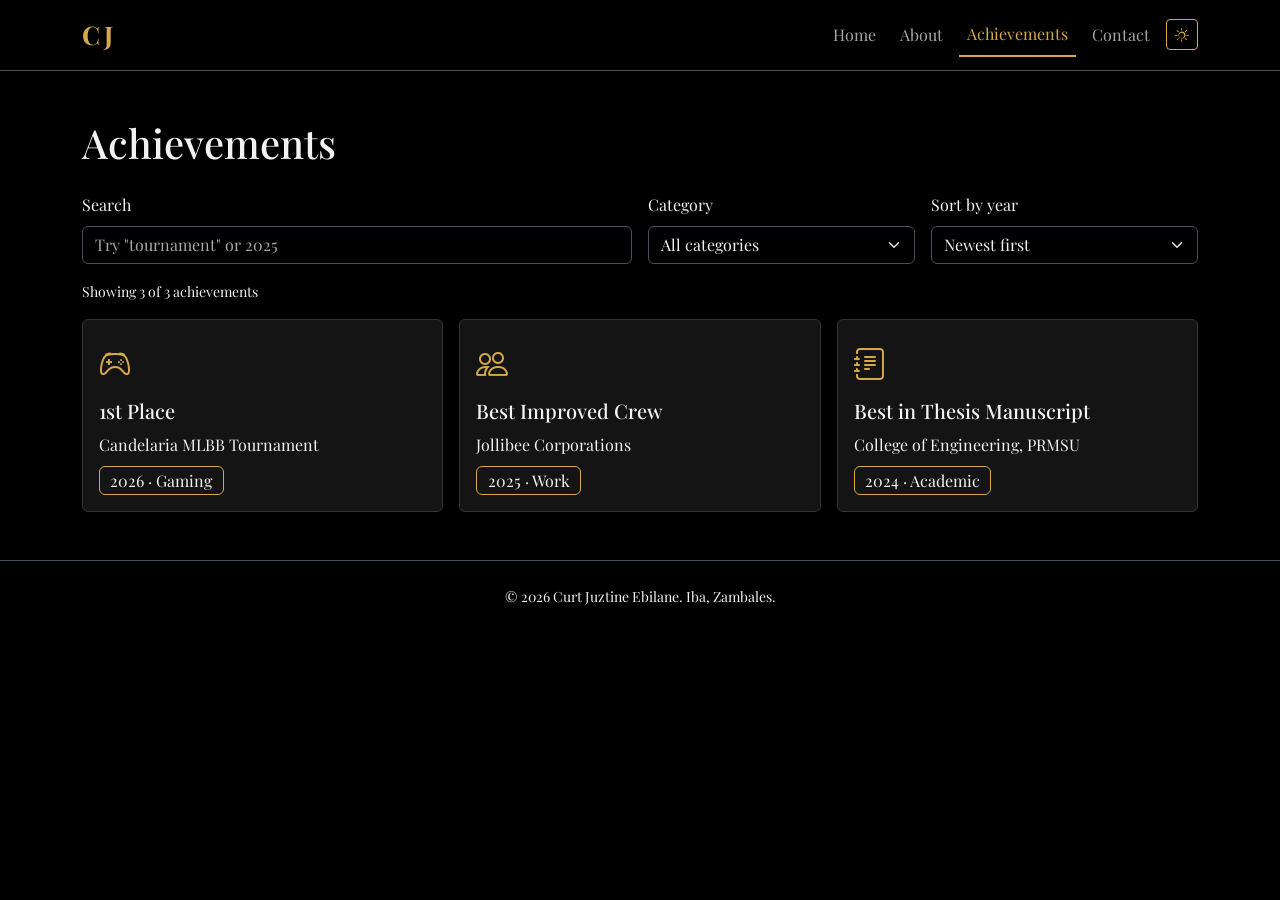
<file: pages/achievements.html>
<!DOCTYPE html>
<html lang="en" data-bs-theme="dark">
<head>
<meta charset="UTF-8">
<meta name="viewport" content="width=device-width, initial-scale=1">
<title>Achievements | CJ Portfolio</title>
<meta name="description" content="Interactive personal portfolio of Curt Juztine (CJ) Ebilane, Iba, Zambales.">
<link rel="preconnect" href="https://fonts.googleapis.com">
<link rel="preconnect" href="https://fonts.gstatic.com" crossorigin>
<link href="https://fonts.googleapis.com/css2?family=Playfair+Display:wght@400;600;700&display=swap" rel="stylesheet">
<link href="https://cdn.jsdelivr.net/npm/bootstrap@5.3.3/dist/css/bootstrap.min.css" rel="stylesheet">
<link href="https://cdn.jsdelivr.net/npm/bootstrap-icons@1.11.3/font/bootstrap-icons.min.css" rel="stylesheet">
<link href="../assets/css/style.css" rel="stylesheet">
</head>
<body data-page="achievements">
<a class="visually-hidden-focusable" href="#main">Skip to content</a>
<nav class="navbar navbar-expand-md border-bottom sticky-top bg-body" aria-label="Main navigation">
<div class="container">
<a class="navbar-brand logo" href="../index.html" aria-label="CJ, home">CJ</a>
<button class="navbar-toggler" type="button" data-bs-toggle="collapse" data-bs-target="#nav" aria-controls="nav" aria-expanded="false" aria-label="Toggle navigation"><span class="navbar-toggler-icon"></span></button>
<div class="collapse navbar-collapse" id="nav">
<ul class="navbar-nav ms-auto align-items-md-center gap-md-2"><li class="nav-item"><a class="nav-link" href="../index.html">Home</a></li><li class="nav-item"><a class="nav-link" href="about.html">About</a></li><li class="nav-item"><a class="nav-link active" href="achievements.html" aria-current="page">Achievements</a></li><li class="nav-item"><a class="nav-link" href="contact.html">Contact</a></li>
<li class="nav-item"><button id="themeToggle" class="btn btn-outline-accent btn-sm" type="button" aria-pressed="true"><i class="bi bi-sun" aria-hidden="true"></i><span class="visually-hidden">Switch between light and dark theme</span></button></li>
</ul></div></div></nav>
<main id="main" class="container py-5">
<h1 class="mb-4">Achievements</h1>
<div class="row g-3 mb-3">
<div class="col-md-6"><label for="achSearch" class="form-label">Search</label><input id="achSearch" type="search" class="form-control" placeholder="Try &quot;tournament&quot; or 2025" autocomplete="off"></div>
<div class="col-6 col-md-3"><label for="achCategory" class="form-label">Category</label><select id="achCategory" class="form-select"><option value="all">All categories</option><option>Gaming</option><option>Work</option><option>Academic</option></select></div>
<div class="col-6 col-md-3"><label for="achSort" class="form-label">Sort by year</label><select id="achSort" class="form-select"><option value="newest">Newest first</option><option value="oldest">Oldest first</option></select></div>
</div>
<p id="achCount" class="small" aria-live="polite"></p>
<div id="achList" class="row g-3"></div>
<p id="achEmpty" class="alert alert-warning mt-3" role="status" hidden>No achievements match your search. Clear the search box or choose All categories.</p>
</main>
<footer class="border-top py-4 text-center small">
<p class="mb-0">&copy; 2026 Curt Juztine Ebilane. Iba, Zambales.</p>
</footer>
<script src="https://cdn.jsdelivr.net/npm/bootstrap@5.3.3/dist/js/bootstrap.bundle.min.js"></script>
<script src="../assets/js/script.js"></script>
</body>
</html>
</file>
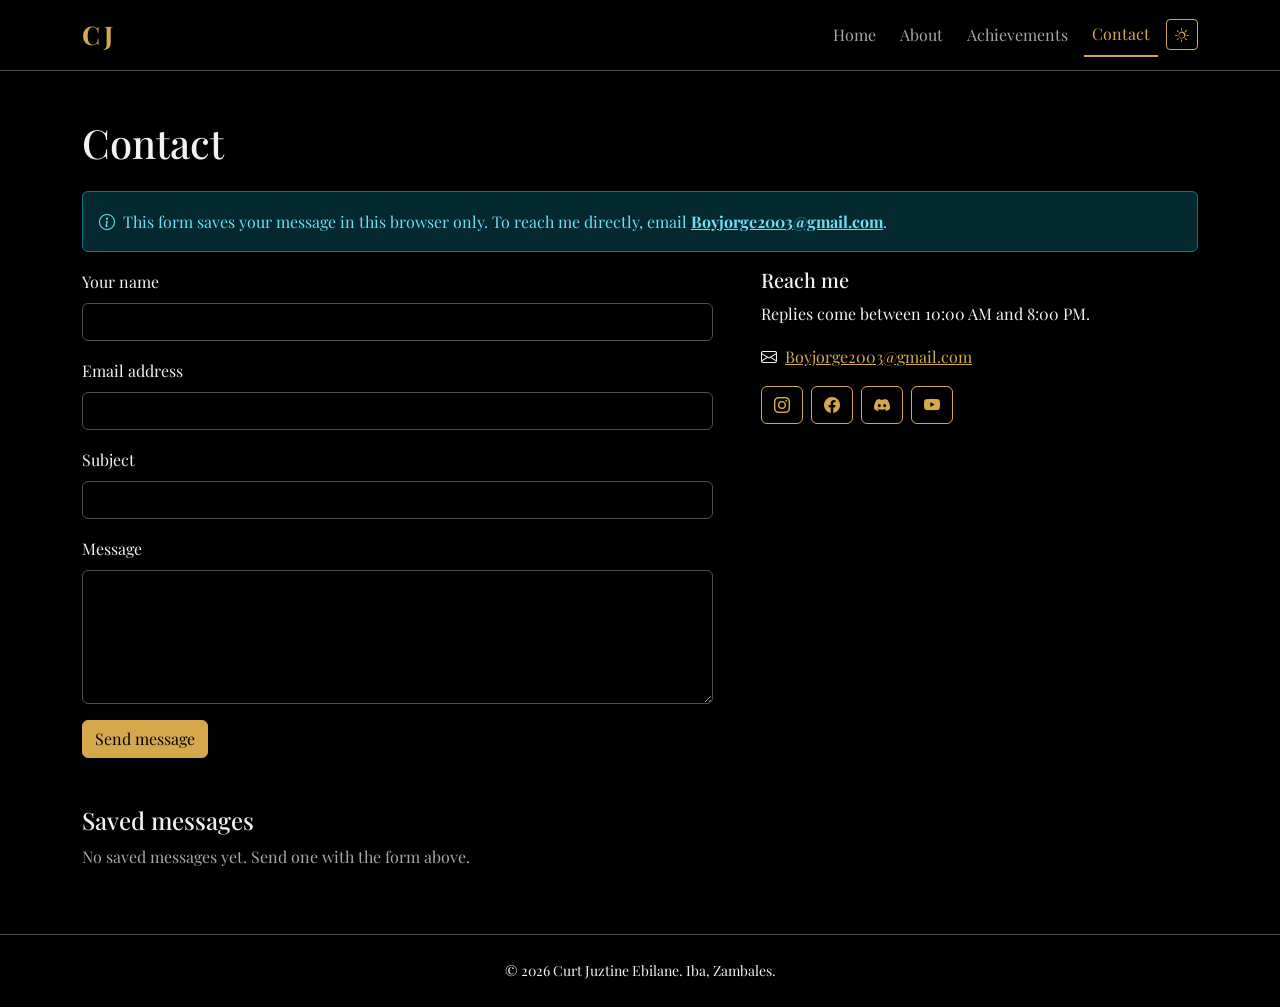
<file: pages/contact.html>
<!DOCTYPE html>
<html lang="en" data-bs-theme="dark">
<head>
<meta charset="UTF-8">
<meta name="viewport" content="width=device-width, initial-scale=1">
<title>Contact | CJ Portfolio</title>
<meta name="description" content="Interactive personal portfolio of Curt Juztine (CJ) Ebilane, Iba, Zambales.">
<link rel="preconnect" href="https://fonts.googleapis.com">
<link rel="preconnect" href="https://fonts.gstatic.com" crossorigin>
<link href="https://fonts.googleapis.com/css2?family=Playfair+Display:wght@400;600;700&display=swap" rel="stylesheet">
<link href="https://cdn.jsdelivr.net/npm/bootstrap@5.3.3/dist/css/bootstrap.min.css" rel="stylesheet">
<link href="https://cdn.jsdelivr.net/npm/bootstrap-icons@1.11.3/font/bootstrap-icons.min.css" rel="stylesheet">
<link href="../assets/css/style.css" rel="stylesheet">
</head>
<body data-page="contact">
<a class="visually-hidden-focusable" href="#main">Skip to content</a>
<nav class="navbar navbar-expand-md border-bottom sticky-top bg-body" aria-label="Main navigation">
<div class="container">
<a class="navbar-brand logo" href="../index.html" aria-label="CJ, home">CJ</a>
<button class="navbar-toggler" type="button" data-bs-toggle="collapse" data-bs-target="#nav" aria-controls="nav" aria-expanded="false" aria-label="Toggle navigation"><span class="navbar-toggler-icon"></span></button>
<div class="collapse navbar-collapse" id="nav">
<ul class="navbar-nav ms-auto align-items-md-center gap-md-2"><li class="nav-item"><a class="nav-link" href="../index.html">Home</a></li><li class="nav-item"><a class="nav-link" href="about.html">About</a></li><li class="nav-item"><a class="nav-link" href="achievements.html">Achievements</a></li><li class="nav-item"><a class="nav-link active" href="contact.html" aria-current="page">Contact</a></li>
<li class="nav-item"><button id="themeToggle" class="btn btn-outline-accent btn-sm" type="button" aria-pressed="true"><i class="bi bi-sun" aria-hidden="true"></i><span class="visually-hidden">Switch between light and dark theme</span></button></li>
</ul></div></div></nav>
<main id="main" class="container py-5">
<h1 class="mb-4">Contact</h1>
<div class="alert alert-info" role="note"><i class="bi bi-info-circle me-2" aria-hidden="true"></i>This form saves your message in this browser only. To reach me directly, email <a class="alert-link" href="mailto:Boyjorge2003@gmail.com">Boyjorge2003@gmail.com</a>.</div>
<div class="row g-5">
<div class="col-lg-7">
<form id="contactForm" novalidate>
<div class="mb-3"><label for="name" class="form-label">Your name</label><input id="name" name="name" type="text" class="form-control" autocomplete="name" aria-describedby="nameFeedback"><div id="nameFeedback" class="invalid-feedback"></div></div><div class="mb-3"><label for="email" class="form-label">Email address</label><input id="email" name="email" type="email" class="form-control" autocomplete="email" aria-describedby="emailFeedback"><div id="emailFeedback" class="invalid-feedback"></div></div><div class="mb-3"><label for="subject" class="form-label">Subject</label><input id="subject" name="subject" type="text" class="form-control" autocomplete="off" aria-describedby="subjectFeedback"><div id="subjectFeedback" class="invalid-feedback"></div></div><div class="mb-3"><label for="message" class="form-label">Message</label><textarea id="message" name="message" class="form-control" rows="5" aria-describedby="messageFeedback"></textarea><div id="messageFeedback" class="invalid-feedback"></div></div>
<button type="submit" class="btn btn-accent">Send message</button>
<div id="formSuccess" class="alert alert-success mt-3" role="status" hidden></div>
</form></div>
<div class="col-lg-5"><h2 class="h5">Reach me</h2>
<p>Replies come between 10:00 AM and 8:00 PM.</p>
<p><i class="bi bi-envelope me-2" aria-hidden="true"></i><a href="mailto:Boyjorge2003@gmail.com">Boyjorge2003@gmail.com</a></p>
<div class="d-flex gap-2"><a class="btn btn-outline-accent" href="https://www.instagram.com/your-username" target="_blank" rel="noopener" aria-label="Instagram"><i class="bi bi-instagram" aria-hidden="true"></i></a><a class="btn btn-outline-accent" href="https://www.facebook.com/your-username" target="_blank" rel="noopener" aria-label="Facebook"><i class="bi bi-facebook" aria-hidden="true"></i></a><a class="btn btn-outline-accent" href="https://discord.com/users/your-id" target="_blank" rel="noopener" aria-label="Discord"><i class="bi bi-discord" aria-hidden="true"></i></a><a class="btn btn-outline-accent" href="https://www.youtube.com/@your-channel" target="_blank" rel="noopener" aria-label="YouTube"><i class="bi bi-youtube" aria-hidden="true"></i></a></div></div></div>
<h2 class="h4 mt-5">Saved messages</h2>
<div id="savedMessages" class="list-group" aria-live="polite"></div>
</main>
<footer class="border-top py-4 text-center small">
<p class="mb-0">&copy; 2026 Curt Juztine Ebilane. Iba, Zambales.</p>
</footer>
<script src="https://cdn.jsdelivr.net/npm/bootstrap@5.3.3/dist/js/bootstrap.bundle.min.js"></script>
<script src="../assets/js/script.js"></script>
</body>
</html>
</file>
<file: assets/css/style.css>
/* CJ Portfolio styles: Bootstrap 5.3 theme variables + small custom rules */
:root {
  --bs-body-font-family: 'Playfair Display', Georgia, serif;
  --bs-body-line-height: 1.7;
  --accent: #8a5a00; --on-accent: #fff; --surface: #f6f1e7; --line: #d9cfba;
}
[data-bs-theme=dark] {
  --bs-body-bg: #000; --bs-body-color: #f2f2f2; --bs-body-bg-rgb: 0,0,0;
  --accent: #d4a84b; --on-accent: #000; --surface: #141414; --line: #333;
}
a { color: var(--accent); }
main { overflow-wrap: break-word; }
.text-accent { color: var(--accent); }
.logo { font-weight: 700; font-size: 1.6rem; letter-spacing: .15em; color: var(--accent) !important; }
.nav-link.active { color: var(--accent) !important; border-bottom: 2px solid var(--accent); }
[data-bs-theme=dark] .navbar-toggler-icon { filter: invert(1); }
:focus-visible, .form-control:focus, .form-select:focus { outline: 3px solid var(--accent) !important; outline-offset: 2px; box-shadow: none !important; }
.btn-accent, .btn-outline-accent {
  --bs-btn-color: var(--on-accent); --bs-btn-bg: var(--accent); --bs-btn-border-color: var(--accent);
  --bs-btn-hover-color: var(--on-accent); --bs-btn-hover-bg: var(--accent); --bs-btn-hover-border-color: var(--accent);
  --bs-btn-active-color: var(--on-accent); --bs-btn-active-bg: var(--accent); --bs-btn-active-border-color: var(--accent);
}
.btn-accent:hover { filter: brightness(1.15); }
.btn-outline-accent { --bs-btn-color: var(--accent); --bs-btn-bg: transparent; }
.card, .list-group-item { --bs-card-bg: var(--surface); --bs-card-border-color: var(--line); --bs-list-group-bg: var(--surface); --bs-list-group-border-color: var(--line); }
.badge-skill { background: var(--surface); color: var(--bs-body-color); border: 1px solid var(--accent); font-weight: 400; font-size: 1rem; }
.gallery-item { display: block; cursor: zoom-in; border-radius: .5rem; overflow: hidden; }
.gallery-item img { aspect-ratio: 4 / 3; object-fit: cover; width: 100%; }
@media (prefers-reduced-motion: reduce) { * { transition: none !important; scroll-behavior: auto !important; } }
/* Home carousel: centered; photo, caption and dots stack */
.hero-carousel { max-width: 760px; }
.hero-carousel .slide-open { display: block; cursor: zoom-in; }
.hero-carousel .carousel-item img { display: block; aspect-ratio: 4 / 3; object-fit: cover; object-position: center; width: 100%; border-radius: .5rem; }
.hero-carousel .slide-caption { margin: .75rem 0 0; text-align: center; }
.hero-carousel .carousel-indicators { position: static; margin: .5rem 0 0; }
.hero-carousel .carousel-indicators [data-bs-target] { background-color: var(--accent); }
</file>
